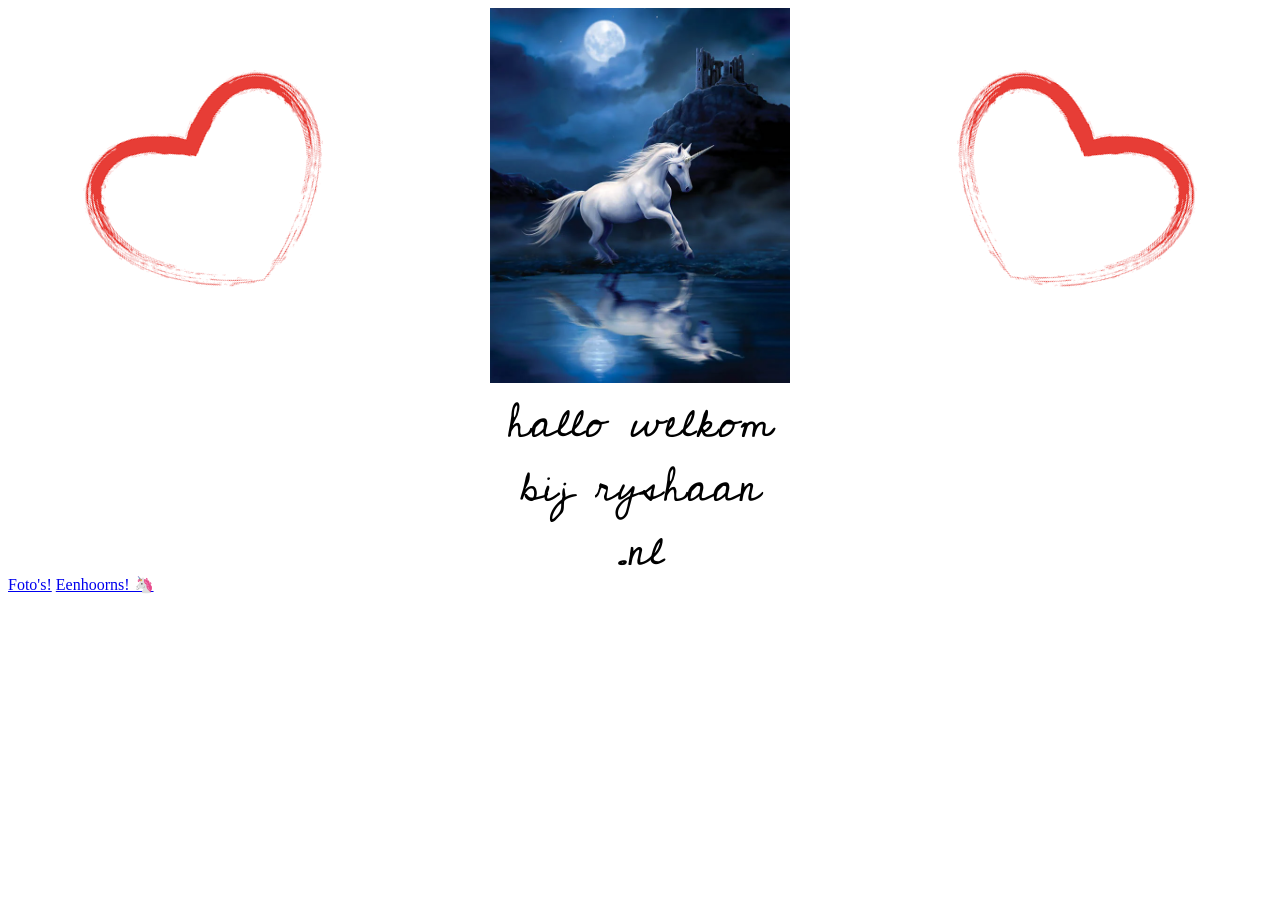
<file: index.html>
<html>
	<head>
		<meta charset="utf-8">
		<link rel="preconnect" href="https://fonts.googleapis.com">
		<link rel="preconnect" href="https://fonts.gstatic.com" crossorigin>
		<link href="https://fonts.googleapis.com/css2?family=Cedarville+Cursive&display=swap" rel="stylesheet">

		<style>
			#container {
			}

			#image-container {
				display: flex;
				align-items: center;
				text-align: center;

				> div {
					flex: 1;
				}

				div:nth-child(1) img {
					transform: rotateZ(-30deg);
				}

				div:nth-child(2) {
					z-index: 100;
				}

				div:nth-child(3) img {
					transform: rotateZ(30deg);
				}
			}

			#image-container img {
				max-width: 300px;
			}

			#text-container {
				font-size: 3rem;
				text-align: center;
				font-family: "Cedarville Cursive", cursive;
				font-weight: 400;
				font-style: normal;

				> div {
					margin-top: 1rem;
					line-height: 3rem;
				}
			}
		</style>
	</head>
	<body>
		<div id="container">
			<div id="image-container">
				<div><img src="heart.png" /></div>
				<div><img src="unicorn.webp" /></div>
				<div><img src="heart.png" /></div>
			</div>

			<div id="text-container">
				<div>hallo welkom</div>
				<div>bij ryshaan</div>
				<div>.nl</div>
			</div>

			<div id="button">
				<a href="/fotos">Foto's!</a>
				<a href="/unicorns/">Eenhoorns! 🦄</a>
		</div>
	</body>
</html>
</file>
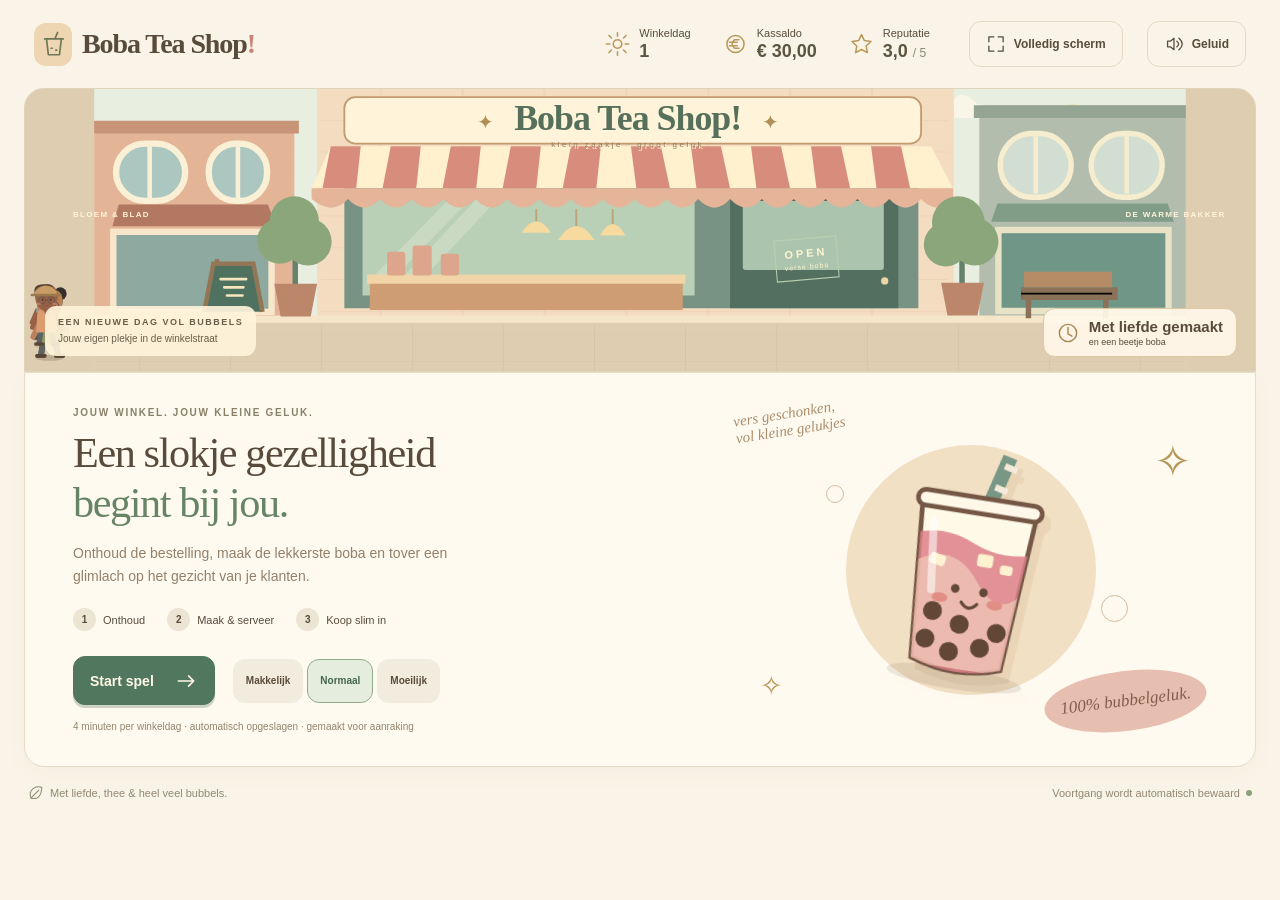
<file: boba/index.html>
<!doctype html>
<html lang="nl">
<head>
  <meta charset="UTF-8">
  <meta name="viewport" content="width=device-width, initial-scale=1, viewport-fit=cover">
  <meta name="theme-color" content="#fbf3e4">
  <meta name="description" content="Een klein zaakje, heel veel blije bubbels. Run jouw eigen Boba Tea Shop!">
  <title>Boba Tea Shop!</title>
  <link rel="icon" href="./favicon.svg" type="image/svg+xml">
  <link rel="stylesheet" href="./src/style.css">
</head>
<body><div id="app"></div><script type="module" src="./src/app.js"></script></body>
</html>
</file>
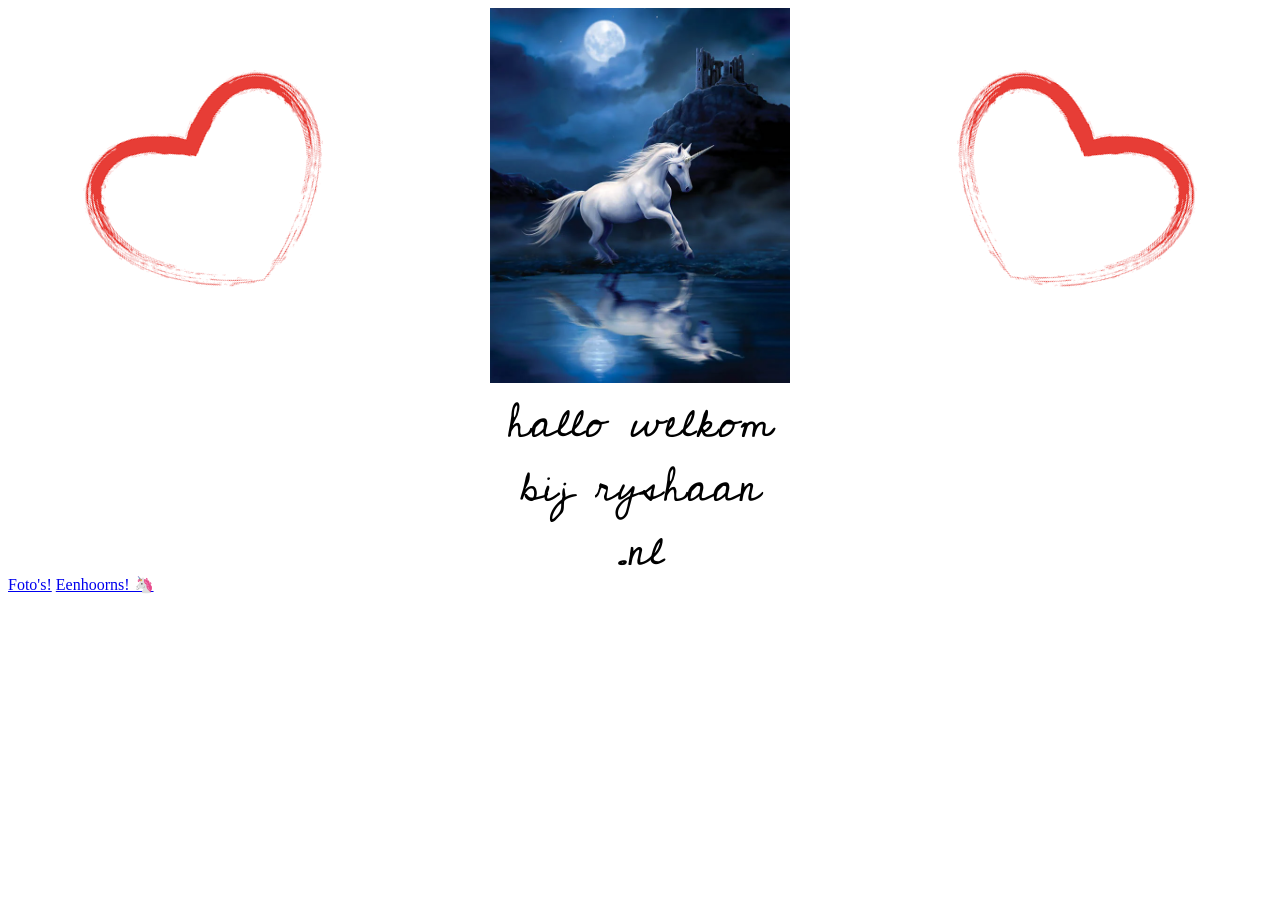
<file: fotos/index.html>
<html>
	<head>
		<link rel="preconnect" href="https://fonts.googleapis.com">
		<link rel="preconnect" href="https://fonts.gstatic.com" crossorigin>
		<link href="https://fonts.googleapis.com/css2?family=Cedarville+Cursive&display=swap" rel="stylesheet">

		<style>
			#container {
			}

			#image-container {
				display: flex;
				align-items: center;
				text-align: center;

				> div {
					flex: 1;
				}

				div:nth-child(1) img {
					transform: rotateZ(-30deg);
				}

				div:nth-child(2) {
					z-index: 100;
				}

				div:nth-child(3) img {
					transform: rotateZ(30deg);
				}
			}

			#image-container img {
				max-width: 300px;
			}

			#text-container {
				font-size: 3rem;
				text-align: center;
				font-family: "Cedarville Cursive", cursive;
				font-weight: 400;
				font-style: normal;

				> div {
					margin-top: 1rem;
					line-height: 3rem;
				}
			}
		</style>

				<script>
					const password = "6607";

					function checkPassword() {
						const userPassword = prompt("Geef wachtwoord:");
						if (userPassword == password) {
							alert("Welkom!");
						} else {
							alert("Nee! Fout!");
							window.location.href = "/";
						}
					}

					window.onload = checkPassword();

				</script>

<style>
img {
	width: 500px;
}
</style>
	</head>
	<body>
		<div id="container">
			Foto's!!

			<img src="1.jpg" />
			<img src="2.jpg" />
			<img src="3.jpg" />
		</div>
	</body>
</html>
</file>
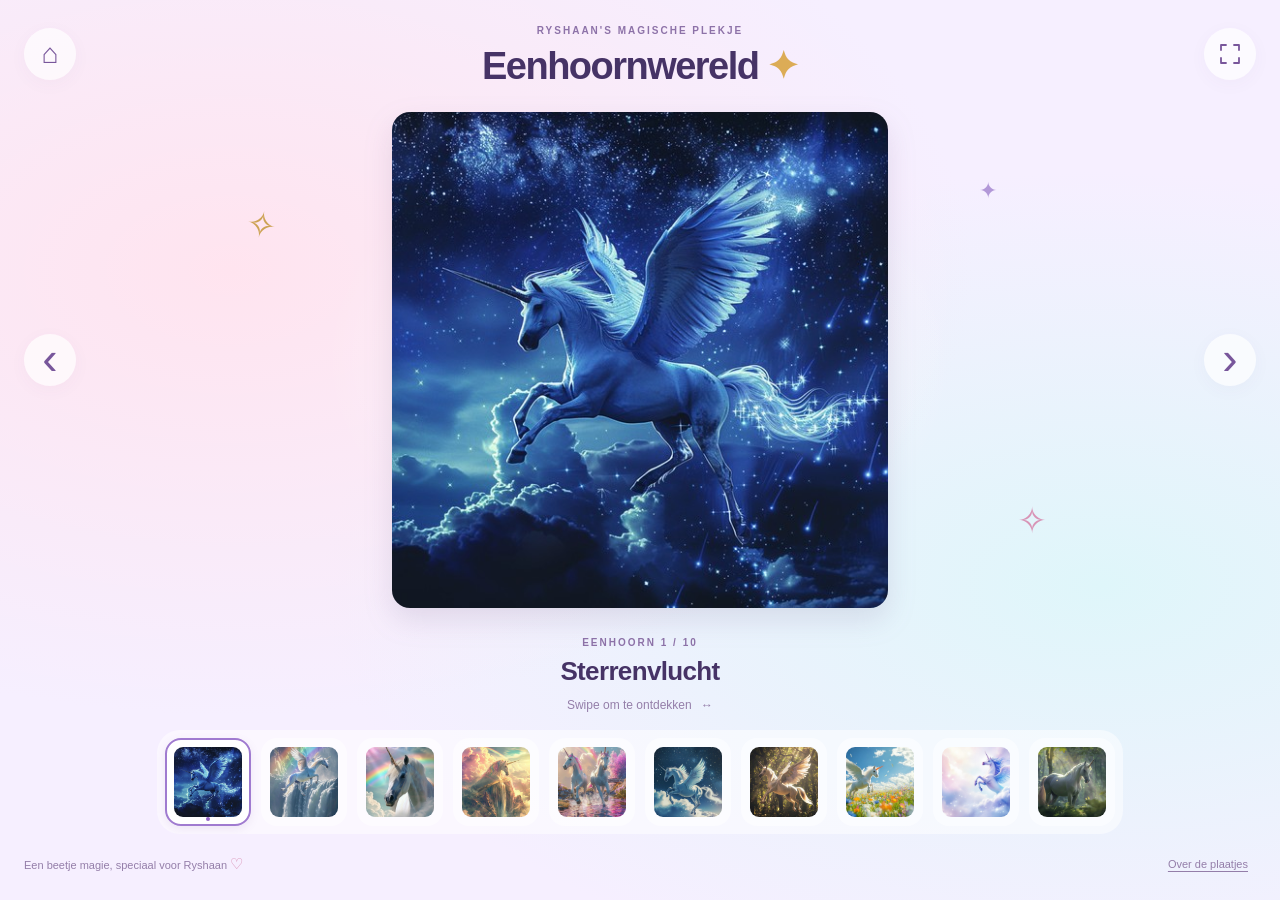
<file: unicorns/index.html>
<!doctype html>
<html lang="nl">
<head>
  <meta charset="utf-8">
  <meta name="viewport" content="width=device-width, initial-scale=1, viewport-fit=cover">
  <meta name="theme-color" content="#f6efff">
  <meta name="description" content="Tien magische eenhoorns voor Ryshaan. Kijk, tik en swipe!">
  <title>Eenhoornwereld · Ryshaan</title>
  <link rel="icon" href="images/star-flight.jpg">
  <link rel="stylesheet" href="style.css">
  <script src="gallery.js" defer></script>
</head>
<body>
  <div class="app">
    <header>
      <a class="home icon-button" href="../" aria-label="Terug naar de homepage">⌂</a>
      <div class="brand"><span class="eyebrow">RYSHAAN'S MAGISCHE PLEKJE</span><h1>Eenhoornwereld<span aria-hidden="true"> ✦</span></h1></div>
      <button id="fullscreen" class="icon-button" aria-label="Volledig scherm" title="Volledig scherm" hidden>
        <svg width="24" height="24" viewBox="0 0 24 24" fill="none" stroke="currentColor" stroke-width="1.8" stroke-linecap="round" stroke-linejoin="round" aria-hidden="true" focusable="false">
          <path d="M8 3H3v5M16 3h5v5M21 16v5h-5M8 21H3v-5"/>
        </svg>
      </button>
    </header>

    <main>
      <section class="viewer" aria-label="Eenhoorn bekijken">
        <span class="sparkle sparkle-one" aria-hidden="true">✧</span><span class="sparkle sparkle-two" aria-hidden="true">✦</span>
        <span class="sparkle sparkle-three" aria-hidden="true">✧</span>
        <button id="previous" class="arrow icon-button" aria-label="Vorige eenhoorn">‹</button>
        <div id="picture-area" class="picture-area">
          <img id="picture" src="images/star-flight.jpg" alt="Een blauwe eenhoorn met grote vleugels vliegt tussen fonkelende sterren" draggable="false" fetchpriority="high">
          <div id="image-error" hidden><p>Deze eenhoorn is even verstopt.</p><button id="retry">Probeer opnieuw</button></div>
        </div>
        <button id="next" class="arrow icon-button" aria-label="Volgende eenhoorn">›</button>
      </section>
      <div class="caption" aria-live="polite" aria-atomic="true"><span class="eyebrow" id="counter">EENHOORN 1 / 10</span><h2 id="name">Sterrenvlucht</h2></div>
      <p class="hint">Swipe om te ontdekken <span aria-hidden="true">↔</span></p>
    </main>

    <footer>
      <nav id="thumbnails" aria-label="Kies een eenhoorn"></nav>
      <div class="footer-line"><span>Een beetje magie, speciaal voor Ryshaan <span aria-hidden="true">♡</span></span><button id="credits-button">Over de plaatjes</button></div>
    </footer>
  </div>
  <dialog id="credits">
    <div class="dialog-heading"><h2>Onze eenhoorns</h2><button id="close-credits" class="icon-button" aria-label="Sluiten">×</button></div>
    <p>Deze magische fantasiebeelden komen van StockCake. Ze zijn gemaakt met AI en gedeeld als publiek domein (CC0).</p>
    <ul id="sources"></ul>
    <a href="https://stockcake.com/info/license" target="_blank" rel="noopener noreferrer">Over StockCake en CC0 ↗</a>
  </dialog>
  <noscript><p class="noscript">Zet JavaScript aan om alle eenhoorns te bekijken.</p></noscript>
</body>
</html>
</file>
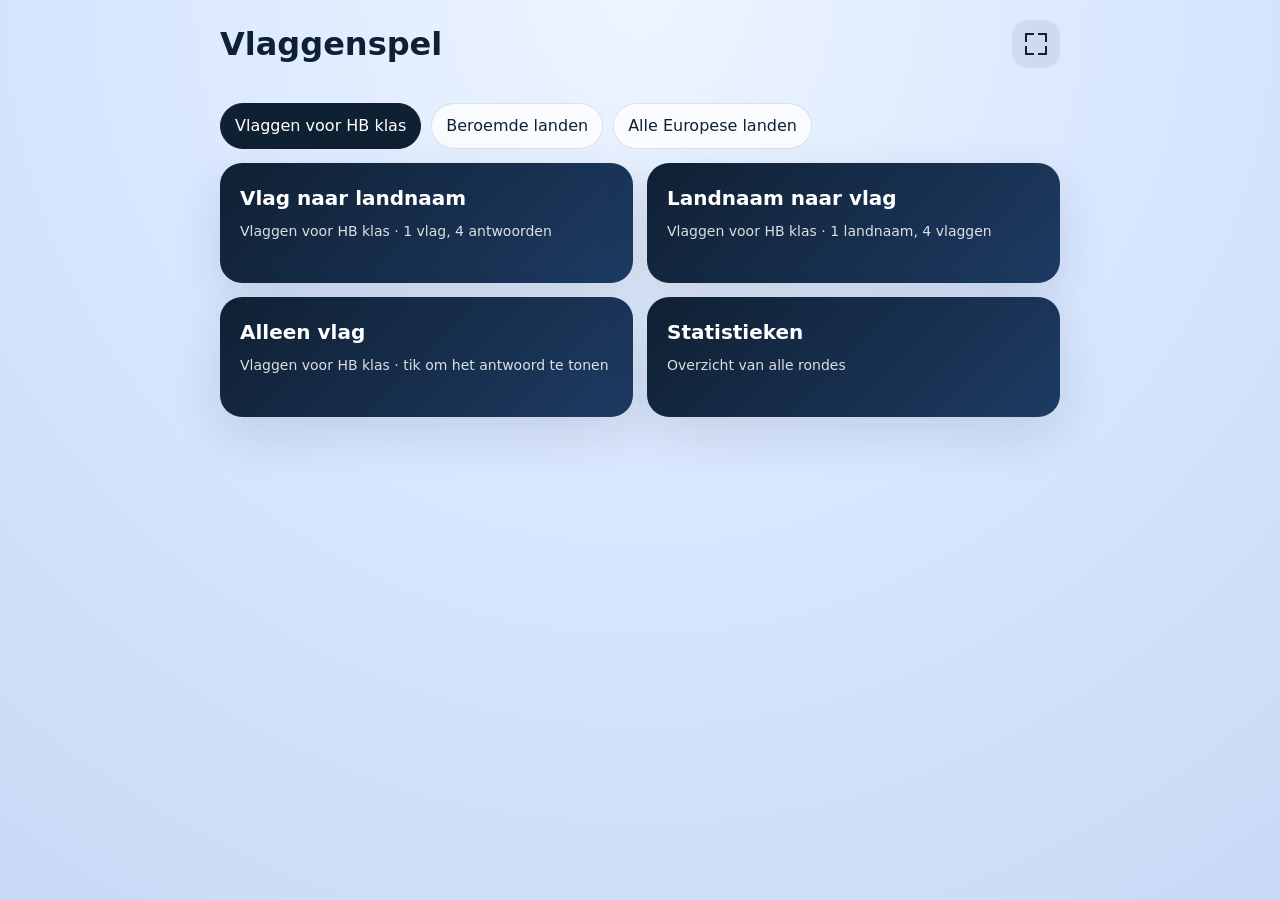
<file: vlaggen/index.html>
<!doctype html>
<html lang="en">
  <head>
    <meta charset="UTF-8" />
    <meta name="viewport" content="width=device-width, initial-scale=1.0" />
    <title>Flags</title>
    <script type="module" crossorigin src="/vlaggen/assets/index-BM2bfann.js"></script>
    <link rel="stylesheet" crossorigin href="/vlaggen/assets/index-Cte8VPJb.css">
  </head>
  <body>
    <div id="root"></div>
  </body>
</html>
</file>
<file: boba/src/style.css>
@font-face{font-family:Shop;src:local('Avenir Next'),local('Avenir'),local('Trebuchet MS');font-display:swap}
:root{font-family:Shop,'Trebuchet MS',sans-serif;color:#594b3b;background:#faf4e8;font-synthesis:none;--ink:#594b3b;--green:#52775f;--cream:#fffaf0;--line:#e8dcc8;--rose:#cb8474;--shadow:0 8px 24px #70543609}*{box-sizing:border-box}body{margin:0}button,input,select{font:inherit}button,a,input,select{-webkit-tap-highlight-color:transparent}button{min-height:46px;border:1px solid #d6c9b5;border-radius:12px;background:#fffaf0;color:var(--ink);padding:10px 16px;font-weight:650;cursor:pointer;touch-action:manipulation;transition:background .15s,transform .15s,box-shadow .15s}button:active:not(:disabled){transform:translateY(2px)}button:disabled{cursor:default;opacity:.47}button:focus-visible,a:focus-visible,input:focus-visible,select:focus-visible,summary:focus-visible{outline:3px solid #d6935d;outline-offset:3px}button .icon{vertical-align:middle}h1,h2,h3,p{margin-top:0}h1,h2,h3{font-weight:700;letter-spacing:-.035em}h1{font-size:clamp(30px,3.3vw,45px);line-height:1.12;margin-bottom:14px}h2{font-size:25px;line-height:1.2;margin-bottom:12px}h3{font-size:18px;margin-bottom:8px}p{font-size:14px;line-height:1.6}small{font-weight:400}.icon{width:24px;height:24px;flex-shrink:0}a{color:inherit}.topbar{max-width:1400px;margin:auto;min-height:88px;padding:15px 34px;display:flex;align-items:center;justify-content:space-between;gap:24px}.brand{text-decoration:none;font-family:Georgia,serif;font-size:28px;font-weight:bold;letter-spacing:-1.1px;display:flex;align-items:center;gap:10px;white-space:nowrap}.brand .icon{width:38px;height:43px;padding:6px;background:#eed6b3;border-radius:12px;color:#6d7956}.brand-dot{color:var(--rose)}.header-stats{display:flex;gap:32px;margin-left:auto;margin-right:15px}.stat{display:flex;align-items:center;gap:9px}.stat>.icon{color:#b99859;width:25px}.stat>span{font-size:11px;display:flex;flex-direction:column;gap:2px}.stat strong{font-size:18px;color:#5c5542}.stat strong small{font-size:12px;color:#8e846f}.sound-button{display:flex;gap:8px;align-items:center;background:transparent;border-color:#e4d8c4;font-size:12px}.sound-button .icon{width:20px}main{max-width:1340px;margin:auto;padding:0 24px}footer{max-width:1340px;margin:auto;padding:18px 28px;display:flex;align-items:center;justify-content:space-between;font-size:11px;color:#938773}footer>span{display:flex;align-items:center;gap:6px}footer .icon{width:16px;height:16px}.save-dot{width:6px;height:6px;background:#8ea17c;border-radius:50%}.eyebrow{font-size:10px;font-weight:750;letter-spacing:1.7px;color:#8a8068;display:block;margin-bottom:10px}.primary{background:var(--green);color:#fff9e7;border-color:var(--green);display:inline-flex;align-items:center;justify-content:center;gap:20px;box-shadow:0 3px 0 #375b4440;min-height:49px;font-size:14px}.primary:disabled{box-shadow:none}.chosen{background:#e5eddf!important;border-color:#91aa88!important;color:#45664d}.paper{background:var(--cream);border:1px solid var(--line);border-radius:0 0 20px 20px;box-shadow:var(--shadow)}.street{position:relative;height:284px;overflow:hidden;border:1px solid #dfd4ba;border-radius:20px 20px 0 0;background:#dfcdb2}.street-art{position:absolute;inset:0}.street-svg{width:100%;height:100%;object-fit:cover}.shop-sign{position:absolute;left:24%;top:5%;width:50%;font-family:Georgia,serif;font-weight:bold;font-size:clamp(22px,2.8vw,36px);text-align:center;letter-spacing:-1px;color:#56705b;text-shadow:1px 2px #fff5d8}.shop-sign>span{font-size:20px;color:#b18f59;margin:0 13px;vertical-align:middle}.shop-sign small{font-family:Shop,sans-serif;letter-spacing:2.5px;font-size:8px;display:block;margin-top:1px;color:#937c59}.neighbor{position:absolute;top:43%;font-size:8px;letter-spacing:1.3px;color:#fff4d9;font-weight:bold}.neighbor.left{left:3.9%}.neighbor.right{right:2.4%}.open-sign{position:absolute;left:61%;top:53%;font-size:11px;font-weight:700;color:#fff3d0;letter-spacing:3px;border:1px solid #b9d0b0;padding:8px;text-align:center;transform:rotate(-5deg)}.open-sign small{font-size:7px;letter-spacing:1px}.passer{position:absolute;bottom:6px;width:49px;height:80px;animation:stroll 38s linear infinite;pointer-events:none}.passer .person-art{height:100%;width:100%;animation:bob .6s ease-in-out infinite alternate}.passer.p0{animation-delay:-5s}.passer.p1{animation-delay:-17s;animation-duration:45s;bottom:18px;width:40px}.passer.p2{animation-delay:-28s;animation-direction:reverse}.passer.p3{animation-delay:-38s;animation-duration:52s;animation-direction:reverse;width:43px;bottom:14px}@keyframes stroll{from{left:-8%}to{left:108%}}@keyframes bob{to{transform:translateY(-3px) rotate(1deg)}}.legs{transform-origin:50px 108px;animation:walk .6s ease-in-out infinite alternate}@keyframes walk{to{transform:skewX(4deg)}}.queue-area{position:absolute;inset:0;pointer-events:none}.queue-label{position:absolute;left:20px;bottom:15px;font-size:9px;font-weight:800;letter-spacing:1.5px;color:#685f48;background:#fff5dbe8;padding:11px 13px;border-radius:11px;max-width:220px}.queue-label small{display:block;letter-spacing:0;font-size:10px;margin-top:5px;line-height:1.3}.queue-people{position:absolute;bottom:7px;left:28%;right:18%;display:flex;gap:13px;flex-direction:row;align-items:end}.customer{position:relative;pointer-events:auto;background:none;border:0;padding:0;min-width:57px;width:64px;height:139px;display:flex;align-items:center;flex-direction:column;animation:join .75s ease-out both;transform-origin:bottom;transition:filter .2s}.customer:disabled{opacity:1}.customer .person-art{width:58px;height:91px;filter:drop-shadow(0 2px 1px #7159421a)}.customer.first .person-art{animation:bob 1s ease-in-out infinite alternate}.customer.first:after{content:'Tik!';position:absolute;left:40px;top:34px;font-size:10px;background:#fff9e9;border:1px solid #92a378;padding:4px 8px;border-radius:9px;transform:rotate(8deg);color:#547046}.level{font-size:8px;letter-spacing:.3px;background:#ecedd1;border:1px solid #a7b393;padding:3px 7px;border-radius:6px;white-space:nowrap}.level-2{background:#f5dcbe;border-color:#bf9c6b}.level-3{background:#e8dcee;border-color:#b6a1c3}.person-name{font-size:10px;line-height:14px;background:#fff8e6cc;border-radius:4px;padding:0 5px}.patience{display:block;height:5px;width:54px;background:#f1e3ca;border-radius:5px;overflow:hidden;margin-top:4px;box-shadow:0 0 0 1px #baa58144}.patience i{display:block;height:100%;background:#6e9473;transition:width .1s linear}.patience .low{background:#cf8269}.street-clock{position:absolute;right:18px;bottom:14px;display:flex;align-items:center;gap:10px;padding:9px 13px;background:#fff8e9ed;border:1px solid #ddc9a5;border-radius:12px}.street-clock>.icon{color:#a58652;width:22px}.street-clock span{display:flex;flex-direction:column;gap:2px}.street-clock strong{font-size:15px;font-variant-numeric:tabular-nums}.street-clock small{font-size:9px}@keyframes join{from{opacity:0;translate:220px -18px}to{opacity:1;translate:0 0}}.welcome{display:grid;grid-template-columns:1.4fr 1fr;min-height:376px;padding:34px 48px;overflow:hidden}.welcome-copy h1{font-family:Georgia,serif;letter-spacing:-1.4px;font-weight:normal;line-height:1.18}.welcome-copy h1 span{display:block;color:#678566}.welcome-copy>p{max-width:410px;color:#92806b;line-height:1.7}.welcome-steps{display:flex;gap:22px;font-size:11px;margin:19px 0 25px;align-items:center}.welcome-steps span{display:flex;gap:7px;align-items:center}.welcome-steps b{display:grid;place-items:center;background:#ece5d3;width:23px;height:23px;border-radius:50%;font-size:10px}.start-row{display:flex;gap:18px;align-items:center;flex-wrap:wrap}.difficulty{display:flex;gap:4px;flex-wrap:wrap}.difficulty button{font-size:10px;min-height:44px;padding:8px 12px;border-color:transparent;background:#f2ecde}.start-note{display:block;font-size:10px;color:#93856e;margin-top:16px}.hero-drink{position:relative;display:flex;align-items:center;justify-content:center;min-height:290px}.hero-orbit{position:absolute;width:250px;height:250px;border-radius:50%;background:#f2e0c4}.hero-orbit:before,.hero-orbit:after{content:'';position:absolute;width:16px;height:16px;border:1px solid #d5baa0;border-radius:50%;left:-20px;top:40px}.hero-orbit:after{width:25px;height:25px;left:255px;top:150px}.hero-drink .cup-art{position:relative;z-index:1;width:210px;height:260px;transform:rotate(9deg);filter:drop-shadow(8px 9px 0 #a47f5820);animation:float 5s ease-in-out infinite}.handwritten{position:absolute;top:-2px;left:0;font-family:Georgia,serif;font-style:italic;font-size:15px;color:#aa8d6b;transform:rotate(-9deg);z-index:2}.hero-label{position:absolute;bottom:1px;right:0;transform:rotate(-7deg);font-family:Georgia,serif;font-style:italic;background:#e7bfb0;border-radius:50%;padding:20px 16px;color:#835d4c;font-size:17px}.spark{position:absolute;color:#b69658;font-size:45px}.spark.one{right:15px;top:28px}.spark.two{left:26px;bottom:30px;font-size:27px}@keyframes float{50%{transform:translateY(-7px) rotate(6deg)}}.game{display:grid;grid-template-columns:31% 69%;min-height:365px}.workstation{padding:24px 22px;background:#f0e6d2;border-right:1px solid #dfd2b9;border-radius:0 0 0 20px;overflow:hidden;display:flex;flex-direction:column}.workstation h2{font-family:Georgia,serif;font-weight:normal;font-size:22px;color:#77664e}.workstation .eyebrow{font-size:9px}.machines{display:flex;gap:5px;position:relative;margin:12px -12px 0}.machine{position:relative;flex:1;min-width:0;text-align:center;filter:saturate(.7);opacity:.75}.machine.active{filter:none;opacity:1}.machine .machine-art{width:100%;display:block}.machine>b{position:absolute;top:-5px;left:5px;width:23px;height:23px;background:#fff6df;border:1px solid #c7b895;border-radius:50%;font-size:11px;display:grid;place-items:center}.machine.active>b{background:#5d7e64;color:#fff4d4;border-color:#5d7e64}.machine>span{display:block;font-size:8px;white-space:nowrap;margin-top:6px}.travelling-cup{position:absolute;width:18%;left:calc(8% + var(--machine)*34%);bottom:21%;transition:left .4s ease-in-out;pointer-events:none}.travelling-cup .cup-art{width:100%;display:block}.filling .cup-art{animation:cup-wiggle .2s ease-in-out infinite alternate}.pour-stream{animation:pour .18s linear infinite alternate}@keyframes pour{to{opacity:.55;stroke-width:3}}@keyframes cup-wiggle{to{transform:rotate(3deg)}}.balie-edge{height:12px;background:#cca37b;border-top:4px solid #ead1ac;border-radius:5px;margin:12px -22px 0}.workstation>p{font-size:11px;margin:13px 0 0;text-align:center;color:#95826a}.tiny-tip{display:flex;align-items:center;justify-content:center;gap:6px;font-size:9px;color:#9c8d72;margin-top:auto;padding-top:15px}.tiny-tip .icon{width:16px}.service-panel{padding:19px 25px;min-width:0}.idle{text-align:center;padding:10px 25px;position:relative}.idle-cup{width:65px;margin:auto auto 7px}.idle h2{font-family:Georgia,serif;font-weight:normal;font-size:27px}.idle p{max-width:350px;margin:0 auto 19px;color:#91816b;font-size:13px}.idle .eyebrow{font-size:9px}.daily-mini{display:flex;gap:15px;justify-content:center;font-size:10px;color:#91816b}.daily-mini span+span:before{content:'·';margin-right:15px}.customer-heading{display:flex;align-items:center;gap:12px;margin-bottom:10px}.customer-avatar{width:40px;height:49px;overflow:hidden;background:#efdfc1;border-radius:50%}.customer-avatar .person-art{width:45px;height:70px;transform:translate(-2px,4px)}.customer-heading .eyebrow{font-size:8px;margin-bottom:4px}.customer-heading h2{font-size:22px;margin:0}.service-time{margin-left:auto;display:flex;align-items:center;gap:7px;position:relative;align-self:center;padding-bottom:10px}.service-time strong{font-size:17px;font-variant-numeric:tabular-nums}.service-time>.icon{width:18px;height:18px;color:#ac936b}.service-time .patience{position:absolute;bottom:0;width:100%;height:4px}.speech{background:#f8eedb;border:1px solid #e9d9bc;border-radius:16px;padding:12px 16px;position:relative}.speech>p{font-family:Georgia,serif;font-size:17px;margin-bottom:9px}.recipe-list{display:grid;grid-template-columns:repeat(3,1fr);gap:10px 15px}.recipe-item{display:flex;align-items:center;gap:5px;min-width:0}.recipe-item>svg{width:39px;height:42px;flex-shrink:0}.recipe-item small{display:block;font-size:8px;color:#9b8871;margin-bottom:3px}.recipe-item strong{font-size:11px;font-weight:600;display:block;line-height:1.35}.recipe-item em{font-size:9px;color:#b65740;font-style:normal}.recipe-item.out{border:1px dashed #cf8c72;border-radius:7px;padding:3px;background:#f7e0cd}.action-row{display:flex;align-items:center;justify-content:space-between;gap:18px;margin-top:17px}.action-row>small{font-size:10px;max-width:255px;line-height:1.5;color:#95816b}.action-row>.primary{white-space:nowrap}.prepare-title{display:flex;align-items:center;gap:9px;margin-bottom:9px}.step-badge{background:#e6ecdd;border:1px solid #c6d1b6;font-size:10px;padding:6px 8px;border-radius:7px;color:#5c765b;white-space:nowrap}.prepare-title p{margin:0;font-size:13px;font-weight:700}.prepare-title p small{display:block;font-size:9px;font-weight:normal;color:#9b8970}.choices{display:grid;grid-template-columns:1fr 1fr;gap:14px}fieldset{border:0;padding:0;margin:0;min-width:0}legend{font-size:10px;font-weight:700;margin-bottom:5px;padding:0;color:#87775f}.ingredient-options{display:grid;grid-template-columns:1fr 1fr;gap:6px}.ingredient{display:flex;align-items:center;gap:5px;position:relative;text-align:left;min-height:67px;padding:5px 6px;background:#fffcf3;border-radius:9px;border:1px solid #e2d8c4;min-width:0;transition:background .12s,border .12s}.ingredient:disabled{opacity:.45;background:#eee8db}.ingredient>svg.ingredient-art{width:32px;height:40px;flex-shrink:0}.ingredient>span{min-width:0}.ingredient strong{font-size:10px;line-height:1.25;display:block;font-weight:600}.ingredient small{display:block;font-size:8px;line-height:1.3;font-weight:400;margin-top:4px;color:#9b876d}.ingredient.selected{background:#eaf0df;border:2px solid #80a17b;padding:4px 5px;box-shadow:0 2px 0 #88a27626}.ingredient>.icon{position:absolute;right:2px;top:2px;width:10px;height:10px;color:#5c825c}.none-symbol{width:32px;text-align:center;color:#9f947c;font-size:24px;font-weight:400;flex-shrink:0}.tea-required{font-size:9px;color:#9c8d73;display:grid;place-items:center;padding:8px;text-align:center}.negotiation{margin-top:12px}.negotiation>strong{font-size:12px}.negotiation fieldset{margin-top:12px}.alternatives{display:flex;gap:6px;flex-wrap:wrap}.alternatives button{font-size:11px;min-height:44px;padding:8px 12px}.feedback{padding:12px 0;text-align:center}.feedback-person{height:85px;overflow:hidden;width:65px;margin:auto auto 12px}.feedback-person svg{width:65px}.feedback h2{font-family:Georgia,serif;font-weight:normal;font-size:23px}.feedback>p{font-size:12px;color:#8e7d65}.feedback>.primary{margin-top:13px}.result-top{display:flex;align-items:center;gap:13px;text-align:left}.result-top h2{font-size:20px;margin:0}.result-top .eyebrow{font-size:8px;margin-bottom:6px}.result-icon{padding:10px;background:#e8eddb;color:#78916d;border-radius:50%;display:grid;place-items:center}.payment{color:#5f835f;font-size:20px;white-space:nowrap;margin-left:auto}.result-pills{display:flex;gap:8px;margin:20px 0;font-size:9px;justify-content:center;flex-wrap:wrap}.result-pills>span{background:#f0eadb;border-radius:7px;padding:8px}.happy-note{margin:45px 0 20px!important;font-family:Georgia,serif;font-size:19px!important;font-style:italic}.comparison{max-height:180px;overflow:auto}table{width:100%;border-collapse:collapse;text-align:left;font-size:10px}th,td{padding:8px;border-bottom:1px solid #e8ddca}th{color:#8c7b62;font-size:9px}.summary{border-radius:20px;padding:30px 40px}.section-title{display:flex;align-items:center;justify-content:space-between;gap:20px}.section-title h1{font-family:Georgia,serif;font-weight:normal}.section-title p{color:#94836b;font-size:13px;margin-bottom:20px}.summary-cup{width:75px;transform:rotate(8deg)}.summary-grid{display:grid;grid-template-columns:1fr 1fr;gap:35px}.numbers{display:flex;justify-content:space-between;background:#eee9d8;padding:18px 15px;border-radius:13px;margin-bottom:17px}.numbers>div{display:flex;flex-direction:column;gap:5px;text-align:center}.numbers strong{font-size:24px;color:#678264}.numbers span{font-size:10px}.ledger>div{display:flex;justify-content:space-between;gap:12px;padding:9px 0;font-size:12px;border-bottom:1px solid #e8ddca}.ledger>div:nth-child(4),.ledger>div:last-child{color:#567553;font-weight:bold}.muted{font-size:10px;line-height:1.6;color:#8a7c68;margin:12px 0}.review-panel{background:#f3e6d7;border-radius:15px;padding:23px}.review-panel h2{font-size:23px}.review-panel p{font-size:11px;color:#907e68}.review-list{max-height:260px;overflow:auto}.review-list>div{display:grid;grid-template-columns:1fr auto;gap:5px;font-size:12px;padding:10px 0;border-top:1px solid #e1d0b9}.review-list small{font-size:10px;grid-column:1/-1}.stars{color:#b78d42;letter-spacing:2px}details{margin-top:15px;border:1px solid #e6dac4;border-radius:10px}summary{padding:15px;font-size:12px;cursor:pointer;min-height:47px}.usage-list{display:grid;grid-template-columns:1fr 1fr;gap:0 30px;padding:0 16px 15px}.usage-list>div{font-size:10px;padding:7px 0;display:flex;justify-content:space-between;gap:7px;border-bottom:1px solid #eadfca}.forecast{display:flex;align-items:center;gap:13px;padding:15px 18px;background:#eaf0e2;border:1px solid #dbe3ce;border-radius:12px;margin:19px 0;color:#5b7357}.forecast>.icon{width:32px;height:32px;color:#9caa72}.forecast strong{font-size:13px}.forecast span{font-size:11px;display:block;margin-top:4px}.forecast small{display:block;font-size:9px;margin-top:4px;line-height:1.5;color:#879176}.laptop{border:8px solid #6b6d60;border-radius:22px;background:#fffaf0;box-shadow:0 10px 0 #bcb6a2,0 16px 20px #69593c15}.laptop-bar{padding:10px 16px;background:#e9e6d9;border-bottom:1px solid #d7d3c3;display:flex;justify-content:space-between;align-items:center;font-size:9px;gap:15px}.laptop-bar .icon{width:12px;height:12px;vertical-align:middle}.laptop-dots{color:#c19b84;letter-spacing:4px}.shop-body{padding:24px 30px}.shop-body .section-title h1{font-size:34px}.shop-seal{font-size:10px;letter-spacing:2px;font-weight:bold;line-height:1.5;text-align:center;border:1px solid #b5c2a0;color:#8a9c74;border-radius:50%;padding:15px;transform:rotate(12deg)}.shop-layout{display:grid;grid-template-columns:minmax(0,1fr) 260px;gap:25px}.filters{display:flex;gap:12px;align-items:end;margin:0 0 16px}.filters label{font-size:9px;color:#8e7f67;display:flex;flex-direction:column;gap:5px;flex:1}select{width:100%;min-height:46px;border:1px solid #d9cdb7;border-radius:10px;background:#fff9ec;padding:8px 12px;color:var(--ink);font-size:11px}.text-button{border:0;background:none;text-decoration:underline;text-underline-offset:4px;font-size:10px;font-weight:500;padding:8px 5px;box-shadow:none}.products{display:grid;grid-template-columns:1fr 1fr;gap:12px}.product{background:#f9f2e4;border:1px solid #e7ddc8;border-radius:13px;padding:12px;display:flex;flex-wrap:wrap;gap:8px;align-content:start;min-width:0}.product>.ingredient-art{width:52px;height:56px}.product-info{flex:1;min-width:95px}.product .eyebrow{font-size:7px;letter-spacing:.7px;margin-bottom:5px}.product h3{font-size:13px;letter-spacing:-.25px;margin-bottom:5px}.product-info>strong{font-size:12px;color:#68845e}.product-info>strong small{font-size:9px}.product p{font-size:8px;line-height:1.5;margin:6px 0}.after-stock{font-size:8px;color:#9a8669}.quantity{display:flex;align-items:center;justify-content:space-between;gap:5px;width:100%;margin-top:5px}.quantity button{min-width:44px;min-height:44px;padding:5px;font-size:19px;border-radius:8px}.quantity output{font-size:14px;min-width:22px;text-align:center}.quantity .plus-five{font-size:11px}.basket{position:sticky;top:15px;align-self:start;border:1px solid #e0d4bd;border-radius:13px;padding:19px;background:#f2ebda}.basket h2{font-family:Georgia,serif;font-weight:normal;font-size:23px}.basket-items{font-size:10px;max-height:195px;overflow:auto;margin:18px 0}.basket-items p{font-size:12px;color:#a08d71}.basket-items>div{display:flex;justify-content:space-between;gap:10px;padding:5px 0}.basket-items b{white-space:nowrap;font-weight:500}.basket-total,.remaining{display:flex;justify-content:space-between;gap:7px;font-size:11px;padding:12px 0;border-top:1px solid #d9cdb4}.basket-total strong{font-size:21px;color:#5d7857}.remaining{font-size:10px}.basket .primary{width:100%;font-size:11px;gap:10px;margin-top:8px}.basket .primary .icon{width:17px}.basket>small{display:block;text-align:center;font-size:8px;line-height:1.6;color:#a08b70;margin-top:10px}.basket .text-button{display:block;width:100%;font-size:9px}.basket .difficulty{flex-wrap:nowrap}.basket .difficulty button{padding:5px 7px;font-size:9px;background:#e8dfcd}.basket .eyebrow{font-size:8px}.warning{font-size:11px;background:#f5ddc8;color:#97533e;border:1px solid #e9baa0;border-radius:8px;padding:10px;margin:10px 0}.laptop-foot{height:4px;background:#4e544b;border-radius:0 0 15px 15px}hr{border:0;border-top:1px solid #dcd0b8;margin:22px 0}.notice{max-width:1292px;margin:0 auto;display:flex;gap:15px;align-items:center;justify-content:space-between;background:#f0e5c9;font-size:12px;border-radius:10px}.notice:not(:empty){padding:10px 16px;margin-bottom:12px}.notice>button{white-space:nowrap;min-width:44px}.modal-backdrop{position:fixed;inset:0;background:#4a49366b;backdrop-filter:blur(4px);z-index:10;display:flex;align-items:center;justify-content:center;padding:20px}.modal{background:#fff8e9;padding:28px;border:1px solid #e0ceb2;border-radius:22px;width:min(480px,100%);box-shadow:0 30px 90px #3c312849;max-height:90dvh;overflow:auto}.modal-head{display:flex;align-items:center;justify-content:space-between;gap:10px}.modal h2{font-family:Georgia,serif;font-size:27px;font-weight:normal}.modal p{color:#918068;font-size:12px}.close{font-size:25px;min-width:45px;padding:3px;background:none;border:0}.audio-setting{display:grid;grid-template-columns:1fr auto;gap:10px;align-items:center;margin:20px 0}.audio-setting label{font-size:13px}.audio-setting input{grid-column:1/-1;width:100%;height:44px;accent-color:#6b8d69;cursor:pointer}.audio-setting button{min-width:64px}.modal>.primary{width:100%;margin-top:20px}.modal h3{font-size:14px;margin-top:20px}.portrait-note{display:none}.result-icon svg{animation:float 2s ease-in-out infinite}
@media(min-width:1400px){.street{height:315px}.welcome{min-height:400px}.game{min-height:395px}.service-panel{padding:25px 30px}.ingredient{min-height:74px}.ingredient strong{font-size:11px}.ingredient small{font-size:9px}.ingredient>svg.ingredient-art{width:38px}.machines{margin-top:20px}.queue-people{bottom:8px}.customer{height:153px;width:70px}.customer .person-art{height:106px;width:69px}}
@media(max-width:1050px){.topbar{padding:13px 24px;gap:16px;min-height:77px}.brand{font-size:24px}.header-stats{gap:19px}.stat strong{font-size:16px}.stat>span{font-size:10px}.stat>.icon{width:22px}.street{height:245px}.welcome{padding:28px 32px;min-height:340px}.welcome-steps{gap:14px;font-size:10px}.welcome-copy>p{font-size:12px}.start-row{gap:10px}.start-row .primary{font-size:12px}.difficulty button{font-size:9px;padding:7px 9px}.hero-orbit{width:220px;height:220px}.hero-drink .cup-art{width:180px;height:225px}.hero-drink{min-height:260px}.handwritten{left:2px;font-size:13px}.hero-label{font-size:14px}.game{grid-template-columns:29% 71%;min-height:354px}.workstation{padding:22px 16px}.workstation h2{font-size:20px}.service-panel{padding:16px 18px}.machines{margin:20px -10px 0;gap:2px}.machine>span{font-size:7px}.balie-edge{margin-left:-16px;margin-right:-16px}.workstation>p{font-size:9px}.tiny-tip{font-size:8px}.queue-label{max-width:190px;left:13px;bottom:11px;font-size:8px}.queue-label small{font-size:9px}.queue-people{gap:5px;left:27%;right:17%;bottom:5px}.customer{height:126px;width:58px;min-width:53px}.customer .person-art{height:80px;width:53px}.street-clock{right:12px;bottom:10px;padding:8px 10px}.street-clock strong{font-size:12px}.street-clock>.icon{width:18px}.street-clock small{font-size:8px}.shop-sign{font-size:26px}.shop-sign small{font-size:7px}.neighbor{font-size:6px}.open-sign{font-size:9px;top:51%;padding:7px}.products{grid-template-columns:1fr 1fr;gap:9px}.shop-body{padding:22px}.shop-layout{gap:16px;grid-template-columns:minmax(0,1fr) 235px}.product{padding:10px}.product>.ingredient-art{width:40px;height:48px}.product-info{min-width:80px}.product h3{font-size:12px}.basket{padding:15px}.basket h2{font-size:22px}.shop-body .section-title h1{font-size:29px}}
@media(max-width:850px){.topbar{padding:12px 16px;gap:8px}.brand{font-size:21px;gap:6px}.brand .icon{width:32px;height:36px}.header-stats{gap:13px;margin:0 6px 0 auto}.stat>.icon{display:none}.stat strong{font-size:14px}.sound-button{padding:8px 11px}.sound-button span{display:none}main{padding:0 14px}.street{height:225px}.welcome{padding:25px;grid-template-columns:1.5fr 1fr}.welcome h1{font-size:32px}.welcome-steps{gap:9px}.hero-orbit{width:185px;height:185px}.hero-drink .cup-art{width:155px}.hero-label{right:-8px;bottom:15px}.handwritten{font-size:12px;left:-6px}.start-row{display:block}.start-row .difficulty{margin-top:12px}.start-note{font-size:8px;line-height:1.6}.queue-label{max-width:156px;font-size:7px}.queue-label small{font-size:8px}.queue-people{left:24%;gap:1px}.customer{min-width:49px;width:49px}.customer .person-art{width:48px}.level{font-size:7px;padding:3px 4px}.street-clock{right:8px;padding:8px}.street-clock>.icon{display:none}.street-clock strong{font-size:11px}.game{grid-template-columns:25% 75%}.workstation{padding:17px 12px}.workstation h2{font-size:18px}.workstation .eyebrow{font-size:7px}.machines{gap:0;margin-top:30px}.machine>b{width:18px;height:18px;font-size:9px;top:-10px;left:2px}.machine>span{font-size:6px;white-space:normal;line-height:1.3}.travelling-cup{bottom:28%}.workstation>p{font-size:9px}.tiny-tip{display:none}.service-panel{padding:15px}.recipe-list{gap:8px}.recipe-item>svg{width:31px}.recipe-item strong{font-size:10px}.recipe-item small{font-size:7px}.speech{padding:12px}.speech>p{font-size:15px}.action-row{gap:10px}.action-row>small{font-size:9px}.action-row>.primary{font-size:11px;gap:10px;padding:10px}.choices{gap:8px}.ingredient{min-height:70px;gap:3px;padding:4px}.ingredient>svg.ingredient-art{width:26px;height:34px}.ingredient strong{font-size:9px}.ingredient small{font-size:7px}.none-symbol{width:26px}.summary{padding:25px}.summary-grid{gap:20px}.summary h1{font-size:34px}.review-panel{padding:18px}.review-panel h2{font-size:20px}.shop-layout{grid-template-columns:minmax(0,1fr) 210px;gap:14px}.products{grid-template-columns:1fr}.product-info{flex:1}.product>.ingredient-art{width:60px;height:65px}.product h3{font-size:14px}.product .eyebrow{font-size:8px}.product p,.after-stock{font-size:9px}.product .quantity{justify-content:end}.quantity button{width:44px}.shop-body .section-title h1{font-size:26px}.shop-seal{font-size:8px;padding:12px}.filters{gap:7px;flex-wrap:wrap}.filters .text-button{padding:0;min-height:44px}.basket .difficulty{flex-wrap:wrap}.basket .difficulty button{padding:6px;font-size:9px}}
@media(max-width:650px){.topbar{flex-wrap:wrap;justify-content:space-between}.brand{font-size:22px}.header-stats{order:3;flex-basis:100%;justify-content:space-between;margin:3px 0 0;padding:8px 7px 0;border-top:1px solid #e9deca}.stat{gap:8px}.stat>.icon{display:block;width:18px}.stat>span{font-size:9px;flex-direction:row;align-items:baseline;gap:7px}.stat strong{font-size:13px}.sound-button{margin-left:auto;min-height:44px}.street{height:210px}.street-svg{width:165%;max-width:none;transform:translateX(-20%)}.shop-sign{left:14%;width:72%;top:8%;font-size:25px}.shop-sign small{font-size:6px}.neighbor,.open-sign{display:none}.queue-label{top:95px;bottom:auto;left:9px;padding:8px;font-size:7px;max-width:126px}.queue-label small{display:none}.queue-people{left:9px;right:85px;gap:0;bottom:5px}.customer{height:101px;min-width:44px;width:49px}.customer .person-art{height:59px;width:43px}.customer .level{font-size:6px}.customer .person-name{font-size:8px}.customer .patience{width:37px;height:4px}.customer.first:after{font-size:8px;left:30px;top:27px;padding:2px 4px}.street-clock{max-width:88px;text-align:center}.street-clock strong{font-size:10px}.street-clock small{font-size:7px}.welcome{padding:26px 23px;display:block;position:relative}.welcome-copy h1{font-size:33px}.welcome-copy>p{font-size:12px;max-width:290px}.welcome-steps{font-size:9px;gap:10px;flex-wrap:wrap;margin-bottom:20px}.hero-drink{display:none}.start-row{display:flex;align-items:center;gap:10px}.start-row .difficulty{margin:0}.start-row .primary{width:100%;font-size:14px}.difficulty button{font-size:11px}.start-note{font-size:9px}.game{display:flex;flex-direction:column}.workstation{padding:12px 15px 6px;border-right:0;border-bottom:1px solid #dfd2b9;border-radius:0;display:block;position:relative;min-height:101px}.workstation .eyebrow{font-size:7px;margin:6px 0}.workstation h2{font-size:15px;width:120px;margin-bottom:0}.workstation>p,.workstation .balie-edge{display:none}.machines{position:absolute;right:15px;top:6px;width:190px;margin:0}.machine-art{height:76px}.machine>span{font-size:6px}.machine>b{top:0;left:3px;width:15px;height:15px;font-size:8px}.travelling-cup{bottom:21%;width:18%}.service-panel{padding:17px 14px 20px}.customer-heading h2{font-size:21px}.customer-heading .eyebrow{font-size:7px}.recipe-list{grid-template-columns:1fr 1fr;gap:10px}.recipe-item strong{font-size:11px}.recipe-item small{font-size:8px}.recipe-item>svg{width:37px}.action-row{align-items:center;flex-wrap:wrap}.action-row>small{font-size:10px;max-width:100%}.action-row>.primary{font-size:12px;margin-left:auto}.choices{gap:10px}.ingredient-options{grid-template-columns:1fr}.ingredient{min-height:53px;padding:6px;gap:8px}.ingredient strong{font-size:10px}.ingredient small{font-size:8px}.ingredient>svg.ingredient-art{width:30px;height:36px}.ingredient.selected{padding:5px}.tea-required{min-height:53px;font-size:8px}.prepare-title p small{font-size:8px}.prepare-title p{font-size:12px}.speech>p{font-size:16px}.idle{padding:5px}.idle h2{font-size:25px}.idle p{font-size:12px}.daily-mini{gap:7px;font-size:9px}.daily-mini span+span:before{margin-right:7px}.result-top{flex-wrap:wrap;gap:10px}.result-top>div{flex:1}.result-top h2{font-size:18px}.payment{margin-left:auto;font-size:20px}.result-pills{margin:15px 0}.summary{padding:22px 18px}.summary-grid{grid-template-columns:1fr}.summary h1{font-size:32px}.summary-cup{width:60px;flex-shrink:0}.section-title .eyebrow{font-size:8px;line-height:1.6}.section-title p{font-size:11px}.usage-list{grid-template-columns:1fr}.forecast{padding:12px;gap:8px}.forecast strong{font-size:11px}.forecast span{font-size:10px}.forecast small{font-size:8px}.forecast>.icon{width:24px}.laptop{border-width:5px;border-radius:15px}.laptop-bar{font-size:7px;padding:9px;gap:5px}.laptop-bar>span:last-child{display:none}.shop-body{padding:18px 12px}.shop-body .section-title h1{font-size:27px}.shop-seal{display:none}.shop-layout{display:flex;flex-direction:column}.products{grid-template-columns:1fr}.product{padding:13px}.product>.ingredient-art{width:63px;height:65px}.product .quantity{margin-top:0}.basket{position:static;padding:20px}.basket h2{font-size:25px}.basket .primary{font-size:13px}.basket .difficulty button{font-size:11px;padding:8px 14px}.basket .text-button{font-size:11px}.basket>small{font-size:10px}.basket .eyebrow{font-size:9px}.basket-items,.remaining{font-size:12px}.basket-items p{font-size:13px}.basket-total{font-size:13px}.filters label{font-size:10px}select{font-size:11px}.portrait-note{display:block;text-align:center;font-size:9px;color:#a4947b;margin:0 20px 18px}footer{padding:16px;gap:10px;font-size:8px}footer .icon{width:13px}.notice:not(:empty){margin:0 14px 10px;padding:10px;font-size:11px;flex-wrap:wrap}.modal{padding:24px 20px}.modal h2{font-size:24px}.modal .action-row button{flex:1}.summary .action-row .primary{width:100%}}
@media(prefers-reduced-motion:reduce){.hero-drink .cup-art,.result-icon svg,.customer.first .person-art,.legs,.passer .person-art{animation:none}.passer{animation-duration:70s}.customer{animation-duration:.01s}.travelling-cup{transition:none}}

/* Readability refinements after the tablet playthrough. */
.shop-sign{top:3%}
.ingredient strong{font-size:11px}.ingredient small{font-size:9px}
.recipe-item strong{font-size:12px}.recipe-item small{font-size:9px}
.moving{animation:cup-transfer .4s ease-out}
@keyframes cup-transfer{from{translate:-180% 0}to{translate:0 0}}
@media(max-width:850px){.ingredient strong{font-size:10px}.ingredient small{font-size:8px}.recipe-item strong{font-size:11px}.recipe-item small{font-size:8px}}
@media(max-width:650px){.shop-sign{top:15%;left:10%;width:80%;font-size:23px;white-space:nowrap}.shop-sign>span,.shop-sign small{display:none}}
@media(prefers-reduced-motion:reduce){.moving{animation:none}}

.fullscreen-button{white-space:nowrap;min-width:46px;justify-content:center}
:root:fullscreen{background:#faf4e8;overflow:auto}
@media(max-width:1100px){.fullscreen-button span{display:none}}
@media(max-width:650px){.fullscreen-button{margin-left:auto}.sound-button:not(.fullscreen-button){margin-left:0}}
</file>
<file: unicorns/style.css>
:root { color-scheme: light; font-family: ui-rounded, "Avenir Next", "Trebuchet MS", sans-serif; color: #463366; background: #f6efff; }
* { box-sizing: border-box; }
body { margin: 0; background: radial-gradient(ellipse at 18% 30%, #ffe4ef 0, transparent 50%), radial-gradient(ellipse at 86% 65%, #dff6fa 0, transparent 50%), #f6efff; }
button, a { -webkit-tap-highlight-color: transparent; }
button { font: inherit; color: inherit; cursor: pointer; border: 0; }
button:focus-visible, a:focus-visible { outline: 3px solid #8851c7; outline-offset: 5px; }
button:hover { background-color: #fff; }
button:active { transform: scale(.96); }
[hidden] { display: none !important; }
.app { min-height: 100svh; height: 100dvh; display: flex; flex-direction: column; padding: max(20px, env(safe-area-inset-top)) max(24px, env(safe-area-inset-right)) max(14px, env(safe-area-inset-bottom)) max(24px, env(safe-area-inset-left)); max-width: 1700px; margin: auto; }
header { display: flex; align-items: center; justify-content: space-between; gap: 18px; flex-shrink: 0; }
.brand { flex: 1; text-align: center; }
.eyebrow { font-size: 10px; letter-spacing: .2em; font-weight: 800; color: #8d72a8; }
h1 { font-size: clamp(24px, 3.5vw, 38px); margin: 6px 0 0; letter-spacing: -.04em; }
h1 span { color: #dcac56; }
.icon-button { flex-shrink: 0; display: grid; place-items: center; width: 52px; height: 52px; border-radius: 50%; background: #ffffffb3; box-shadow: 0 4px 18px #6554840a; text-decoration: none; font-size: 28px; color: #78569b; }
header:has(#fullscreen[hidden])::after { content: ""; width: 52px; }
main { flex: 1; min-height: 180px; display: flex; flex-direction: column; }
.viewer { flex: 1; min-height: 0; position: relative; display: flex; align-items: center; gap: 20px; margin-top: 12px; }
.viewer::before { content: ""; position: absolute; width: min(66vw, 640px); height: 90%; left: 50%; top: 50%; transform: translate(-50%, -50%); border-radius: 50%; background: radial-gradient(ellipse, #ffffffaf, #ffffff00 70%); pointer-events: none; }
.picture-area { flex: 1; align-self: stretch; position: relative; min-width: 0; display: grid; place-items: center; touch-action: pan-y pinch-zoom; }
#picture { position: absolute; width: auto; height: auto; max-width: calc(100% - 24px); max-height: calc(100% - 24px); border-radius: 18px; object-fit: contain; user-select: none; -webkit-user-select: none; -webkit-user-drag: none; filter: drop-shadow(0 12px 14px #69548025); }
.arrow { z-index: 1; font-size: 46px; line-height: 1; padding-bottom: 6px; }
.sparkle { position: absolute; pointer-events: none; color: #cda354; font-size: 36px; }
.sparkle-one { top: 20%; left: 18%; transform: rotate(12deg); }
.sparkle-two { top: 15%; right: 21%; font-size: 22px; color: #b298d8; }
.sparkle-three { bottom: 15%; right: 17%; color: #d894b6; }
.caption { flex-shrink: 0; text-align: center; margin-top: 12px; }
h2 { margin: 6px 0; font-size: 26px; letter-spacing: -.025em; }
.hint { text-align: center; color: #947ea9; font-size: 12px; margin: 5px 0 18px; }
.hint span { margin-left: 6px; }
footer { flex-shrink: 0; }
#thumbnails { display: flex; gap: 10px; padding: 8px; width: fit-content; max-width: 100%; margin: auto; overflow-x: auto; overscroll-behavior-x: contain; border-radius: 23px; background: #ffffff7d; scrollbar-width: thin; scrollbar-color: #d7c4e8 transparent; }
.thumbnail { position: relative; width: clamp(52px, 7.2vw, 86px); height: clamp(58px, 8vw, 88px); flex-shrink: 0; border-radius: 16px; background: #ffffff73; border: 2px solid transparent; transition: background .15s, border-color .15s; padding: 7px; }
.thumbnail img { width: 100%; height: 100%; object-fit: cover; border-radius: 9px; pointer-events: none; }
.thumbnail[aria-current="true"] { border-color: #a07bd0; background: white; box-shadow: 0 3px 10px #805da41c; }
.thumbnail[aria-current="true"]::after { content: ""; position: absolute; bottom: 3px; left: calc(50% - 2px); width: 4px; height: 4px; border-radius: 50%; background: #9363c5; }
.footer-line { display: flex; justify-content: space-between; gap: 14px; align-items: center; color: #947ea9; font-size: 11px; margin-top: 8px; }
.footer-line button { background: transparent; min-height: 44px; padding: 8px; font-size: 11px; text-decoration: underline; text-underline-offset: 3px; }
.footer-line span span { color: #d688ae; font-size: 15px; }
dialog { border: 0; border-radius: 24px; background: #fffaff; color: #463366; padding: 24px; width: min(520px, calc(100% - 32px)); max-height: 80dvh; box-shadow: 0 20px 80px #39245540; }
dialog::backdrop { background: #39245566; backdrop-filter: blur(5px); }
.dialog-heading { display: flex; align-items: center; justify-content: space-between; gap: 12px; }
dialog p, dialog li { line-height: 1.6; }
dialog ul { padding-left: 20px; }
dialog a { color: #76519f; }
#image-error { text-align: center; z-index: 1; }
#retry { padding: 14px 20px; border-radius: 20px; background: white; }
.noscript { position: fixed; left: 0; right: 0; top: 100px; text-align: center; background: #fff; padding: 16px; }
@media (max-width: 600px) {
  .app { padding-left: 12px; padding-right: 12px; padding-top: max(14px, env(safe-area-inset-top)); }
  header { gap: 8px; }
  .eyebrow { font-size: 8px; letter-spacing: .16em; }
  .icon-button, header:has(#fullscreen[hidden])::after { width: 44px; height: 44px; }
  .viewer { gap: 0; }
  #picture { max-width: 100%; max-height: calc(100% - 16px); border-radius: 12px; }
  .sparkle-one { left: 14%; }
  .sparkle-three { right: 12%; }
  h2 { font-size: 23px; }
  .footer-line { justify-content: center; }
  .footer-line > span { display: none; }
  #thumbnails { gap: 7px; }
}
@media (max-height: 540px) and (orientation: landscape) {
  .app { padding-top: 10px; padding-bottom: 6px; }
  .brand .eyebrow, .hint, .footer-line > span { display: none; }
  h1 { font-size: 24px; margin: 0; }
  .icon-button { width: 44px; height: 44px; }
  .viewer { margin-top: 0; }
  .caption { margin-top: 0; }
  .caption h2 { font-size: 18px; margin: 2px 0 6px; }
  .thumbnail { width: 50px; height: 50px; border-radius: 10px; }
  #thumbnails { padding: 4px; border-radius: 14px; }
  .footer-line { justify-content: center; margin: 0; }
  .footer-line button { min-height: 36px; }
}
@media (prefers-reduced-motion: reduce) { * { scroll-behavior: auto !important; transition: none !important; } }
</file>
<file: vlaggen/assets/index-Cte8VPJb.css>
:root{font-family:Inter,system-ui,-apple-system,BlinkMacSystemFont,Segoe UI,sans-serif;color:#102033;background:radial-gradient(circle at top,#edf5ff,#d9e7ff 45%,#c9d9f5);line-height:1.5;font-weight:400}*{box-sizing:border-box}html,body,#root{min-height:100%;margin:0}body{min-height:100vh}button{font:inherit}.appShell{min-height:100vh;padding:20px;max-width:880px;margin:0 auto}.topBar{display:flex;align-items:baseline;justify-content:space-between;gap:16px;margin-bottom:14px}.topActions{display:flex;align-items:center;gap:10px;flex-shrink:0}h1,h2,p{margin-top:0}.scoreBar,.card,.modal{background:#fffc;-webkit-backdrop-filter:blur(10px);backdrop-filter:blur(10px);border:1px solid rgba(16,32,51,.08);border-radius:24px;box-shadow:0 20px 60px #1020331f}.scoreBar{display:grid;grid-template-columns:repeat(3,1fr);gap:12px;padding:12px 14px;margin-bottom:14px}.scoreBar div{display:grid;gap:2px}.scoreBar span{font-size:13px;opacity:.7}.scoreBar strong{font-size:28px}.menuGrid{display:grid;grid-template-columns:repeat(2,minmax(0,1fr));gap:14px}.setPicker{display:flex;flex-wrap:wrap;gap:10px;margin-bottom:14px}.setChip{border:1px solid rgba(16,32,51,.12);background:#ffffffc7;color:#102033;border-radius:999px;padding:10px 14px;cursor:pointer}.setChip.active{background:#102033;color:#fff;border-color:#102033}.menuCard{text-align:left;padding:20px;min-height:120px;border:0;border-radius:22px;background:#ffffffd1;box-shadow:0 18px 50px #1020331f;cursor:pointer;display:grid;align-content:start;gap:8px}.menuCard.active{background:linear-gradient(135deg,#102033,#1d3b63);color:#fff}.menuCard.disabled{opacity:.65;cursor:not-allowed}.menuCardTitle{font-size:20px;font-weight:700}.menuCardText{font-size:14px;opacity:.85}.card{padding:14px}.progress{height:12px;background:#10203314;border-radius:999px;overflow:hidden;margin-bottom:14px}.progressFill{height:100%;background:linear-gradient(90deg,#2f7cf6,#7bc6ff)}.flagWrap{display:flex;justify-content:center;margin-bottom:14px}.promptCard{display:grid;grid-template-columns:auto 1fr;align-items:center;gap:10px;min-height:64px;margin-bottom:12px;padding:8px 12px;border-radius:18px;background:#1020330d;text-align:center}.promptText{font-size:clamp(20px,3.4vw,26px);font-weight:800}.speakButton{width:40px;height:40px;border:0;border-radius:999px;background:#10203314;color:#102033;display:grid;place-items:center;cursor:pointer;flex-shrink:0}.speakButton span{font-size:18px}.flag{width:min(100%,300px);height:auto;border-radius:18px;box-shadow:0 14px 28px #1020332e;background:#1020330f}.flagNatural{display:block;padding:4px;border:0;object-fit:contain}.options{display:grid;grid-template-columns:repeat(2,minmax(0,1fr));gap:12px}.optionButton,.revealButton,.secondaryButton,.iconButton{border:0;border-radius:16px;cursor:pointer}.optionButton{min-height:52px;padding:12px;background:#102033;color:#fff}.optionChoice{display:grid;place-items:center;padding:3px;min-height:46px;background:transparent}.optionChoice .choiceFlagFrame{display:block}.choiceFlagFrame{width:min(50%,150px);border-radius:8px;box-shadow:0 4px 8px #1020330a;background:#1020330f}.choiceFlag{display:block;width:100%;height:auto;object-fit:contain;border-radius:8px;border:0;background:transparent}.optionButton:disabled{opacity:.7;cursor:wait}.revealButton{margin-top:8px;width:100%;min-height:40px;background:#2f7cf61f;color:#1f57b4}.revealButton:disabled{opacity:.7;cursor:wait}.flagOnlyButton{width:100%;border:0;padding:0;background:transparent;cursor:pointer;display:grid;justify-items:center;gap:10px}.flagOnlyImage{width:min(58%,330px);height:auto;object-fit:contain;border-radius:18px;box-shadow:0 14px 28px #1020332e;background:#1020330f;padding:4px}.flagOnlyLabel{font-size:clamp(22px,4vw,34px);font-weight:800;color:#102033}.iconButton{width:48px;height:48px;background:#10203314;font-size:20px;display:grid;place-items:center}.fullscreenIcon{position:relative;width:22px;height:22px;display:block}.fullscreenCorner{position:absolute;width:9px;height:9px;border:2px solid #102033}.topLeft{top:0;left:0;border-right:0;border-bottom:0}.topRight{top:0;right:0;border-left:0;border-bottom:0}.bottomLeft{bottom:0;left:0;border-right:0;border-top:0}.bottomRight{bottom:0;right:0;border-left:0;border-top:0}.fullscreenIcon.exit .topLeft,.fullscreenIcon.exit .bottomRight{transform:rotate(45deg)}.fullscreenIcon.exit .topRight,.fullscreenIcon.exit .bottomLeft{transform:rotate(-45deg)}.feedback{margin-top:18px;display:flex;align-items:center;gap:14px;padding:16px;border-radius:18px}.feedback.good{background:#26b55a24;color:#0f5a24}.feedback.bad{background:#e6404024;color:#8d1515}.symbol{font-size:42px;font-weight:700;line-height:1}.feedbackOverlay{position:fixed;top:0;right:0;bottom:0;left:0;z-index:50;display:grid;place-items:center;background:#ffffffb8;-webkit-backdrop-filter:blur(2px);backdrop-filter:blur(2px);padding:24px}.feedbackIcon{display:block;max-width:min(72vw,420px);max-height:min(72vw,420px);width:100%;height:auto}.feedbackKrul{filter:drop-shadow(0 12px 32px rgba(0,0,0,.12))}.feedbackWrong{display:grid;place-items:center;gap:12px;text-align:center}.feedbackFlag{width:100%;height:100%;object-fit:contain;display:block}.feedbackFlagFrame{width:min(70vw,320px);max-height:220px;aspect-ratio:16 / 10;box-shadow:0 14px 28px #1020331f;background:transparent}.feedbackFlagFrameLarge{width:min(70vw,320px);box-shadow:0 14px 28px #1020331f}.feedbackCross{font-size:clamp(120px,28vw,240px);line-height:.9;font-weight:800;color:#d81f1f;text-shadow:0 10px 24px rgba(216,31,31,.15)}.feedbackAnswer{display:grid;gap:6px;color:#8d1515}.feedbackAnswer span{font-size:16px;opacity:.85}.feedbackAnswer strong{font-size:clamp(22px,5vw,36px)}.modalBackdrop{position:fixed;top:0;right:0;bottom:0;left:0;background:#0a121e73;display:grid;place-items:center;padding:18px}.modal{width:min(760px,100%);padding:20px}.modalHeader{display:flex;align-items:center;justify-content:space-between;gap:12px}.chartWrap{display:grid;gap:16px}.chart{width:100%;height:auto}.axis{stroke:#10203333;stroke-width:2}.line{fill:none;stroke:#2f7cf6;stroke-width:4}.dot{fill:#102033}.historyList{display:grid;gap:8px;max-height:180px;overflow-y:auto;padding-right:4px}.statsScreen{display:grid;gap:14px}.statsGrid{display:grid;grid-template-columns:repeat(3,minmax(0,1fr));gap:12px}.statsCard,.statsModeCard{background:#ffffffd1;border:1px solid rgba(16,32,51,.08);border-radius:22px;box-shadow:0 18px 50px #1020331f}.statsCard{padding:16px;display:grid;gap:6px}.statsCard span,.statsModeMeta span{font-size:13px;opacity:.7}.statsCard strong{font-size:28px}.statsList{display:grid;gap:14px}.dangerButton{width:100%;min-height:48px;border:0;border-radius:18px;background:#d81f1f1f;color:#8d1515;font-weight:700;cursor:pointer}.dangerButton:hover{background:#d81f1f2e}.statsModeCard{padding:16px;display:grid;gap:12px}.statsModeHeader{display:flex;align-items:center;justify-content:space-between;gap:12px}.statsModeHeader h2{margin:0;font-size:20px}.statsModeMeta strong{font-size:22px}.statsModeMeta{display:grid;justify-items:end;gap:2px}.historyRow{display:flex;justify-content:space-between;gap:10px;padding:10px 12px;background:#1020330d;border-radius:12px}.muted{opacity:.7}@media (max-width: 640px){.scoreBar,.options{grid-template-columns:1fr}.choiceFlag{height:92px}.menuGrid,.statsGrid{grid-template-columns:1fr}.statsModeHeader{flex-direction:column;align-items:flex-start}.statsModeMeta{justify-items:flex-start}.appShell{padding:16px}}
</file>
